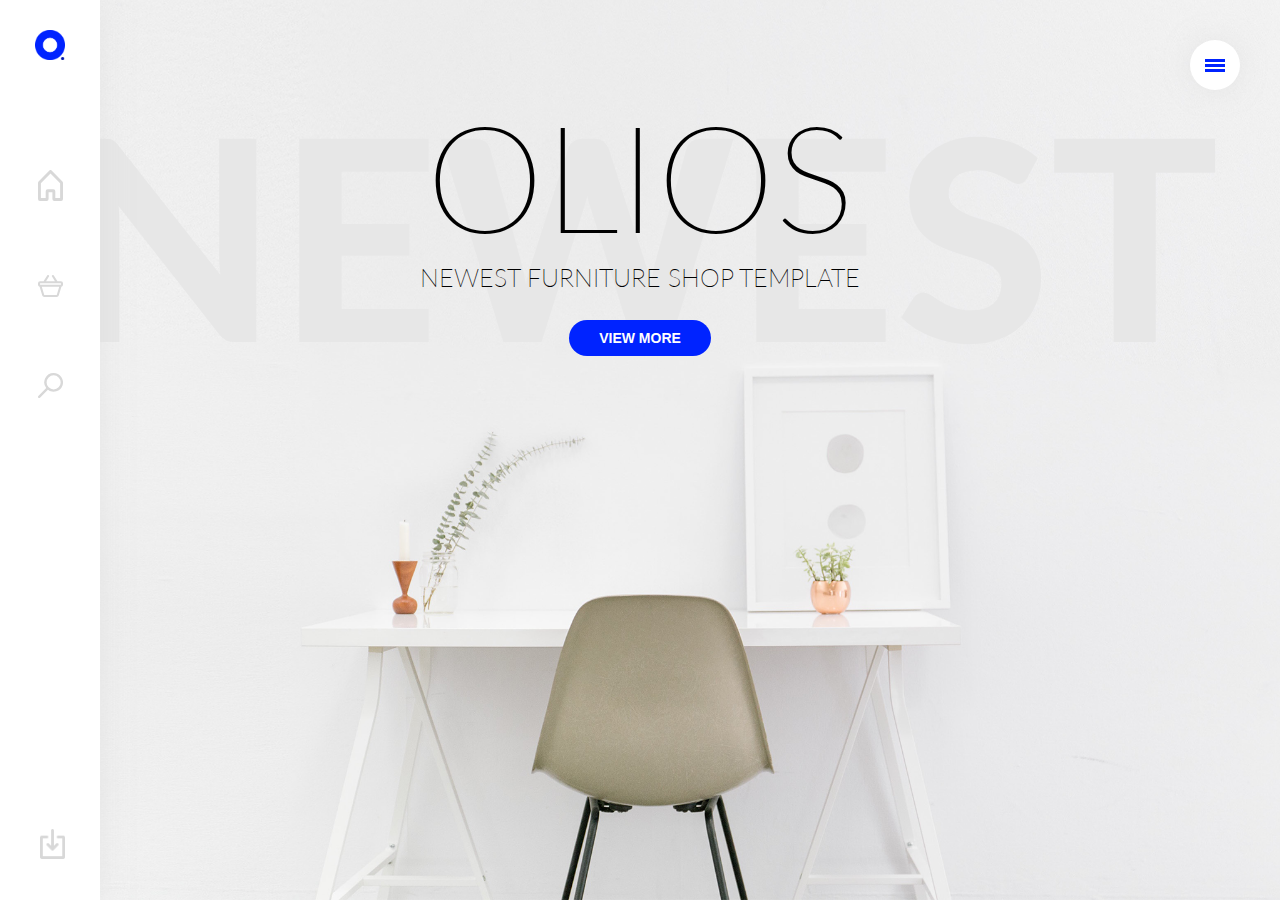
<file: index.html>
<!DOCTYPE html>
<html lang="en">
<head>
	<meta charset="UTF-8">
	<title>Верстака приктика</title>
	<link href="https://fonts.googleapis.com/css?family=Lato:100,300,400,900" rel="stylesheet">
	<link rel="stylesheet" href="css/reset.css">
	<link rel="stylesheet" href="css/style.css">
	
</head>
<body>
	
	<div class="sidebar">
		<div class="logo">
			<picture>
			<source src="img/Kształt 1.svg" type="img/svg+xn1">
			<img src="img/LOGO.png" alt="logo">
			</picture>
		</div>
		<div class="items">
		<a href="index.html" class="item item-1">
		
		</a>
		<a href="card.html" class="item item-2">
		
		</a>
		<a href="#search-block" class="item item-3">
		
		 </a>
		</div>
			<div class="in">
			<a href="#">
			<picture>
				<source src="img/In.svg" type="img/svg+xn1">
				<img src="img/In.png" alt="In">
				</picture>
				</a>
			</div>
	</div>
		
    <div class="main">
    	<div class="main-item main-item1">
    	  <h2>olios</h2>   
    	  <h3>Newest furniture shop template</h3> 	
    	  <span>Newest</span>	
    	  <button class="mein-btn">View more</button>
    	</div>
    </div>

	<div id="main-menu" class="menu">

	<a class="hamburger" id="close-menu" href="#close">
				<span></span>
				<span></span>
	</a>

		<ul class="navugation">
			<li><a href="prodex.html">
			Living room
			<picture>
				<source src="img/svg+xml" type="img/menu/LivingRoom.svg">
				<img src="img/menu/LivingRoom.png" alt="Living Room">
			</picture>
			</a></li>
			<li><a href="#">
			Office		
			<picture>
				<source src="img/svg+xml" type="img/menu/Office.svg">
				<img src="img/menu/Office.png" alt="Office">
			</picture></a></li>
			<li><a href="#">
			for kids
			<picture>
				<source src="img/svg+xml" type="img/menu/ForKids.svg">
				<img src="img/menu/ForKids.png" alt="FOR KIDS">
			</picture></a></li>
			<li><a href="#">
			kitchen
			<picture>
				<source src="img/svg+xml" type="img/menu/Kitchen.svg">
				<img src="img/menu/KITCHEN.png" alt="KITCHEN">
			</picture></a></li>
			<li><a href="#">
			accesories
			<picture>
				<source src="img/svg+xml" type="img/menu/ACCESORIES.svg">
				<img src="img/menu/ACCESORIES.png" alt="ACCESORIES">
			</picture></a></li>
		</ul>
		<div class="categories-link">
			<a href="#">show all categories</a>
			<span class="link-line"></span>
		</div>
	</div>

	<a class="hamburger" href="#main-menu">
				<span></span>
				<span></span>
				<span></span>
	</a>

	<div id="search-block" class="search-block">
		<form action="#">
		<input type="text" class="input-search" value="red seat">
		<a class="search-close" href="#close">&times;</a>
		<p class="help-text">Type product that you are looking for</p>
		</form>
		<div class="search-resoult">
			<div class="resoult-product">
				<img src="img/Products/RedSeat.png" alt="">
				<span>red seat</span>
			</div>

			<div class="resoult-product">
				<img src="img/Products/DarkSeat.png" alt="">
				<span>darl seat</span>

			</div>
			<h5>1 Searched result</h5>
		</div>
	</div>

</body>
</html>
</file>
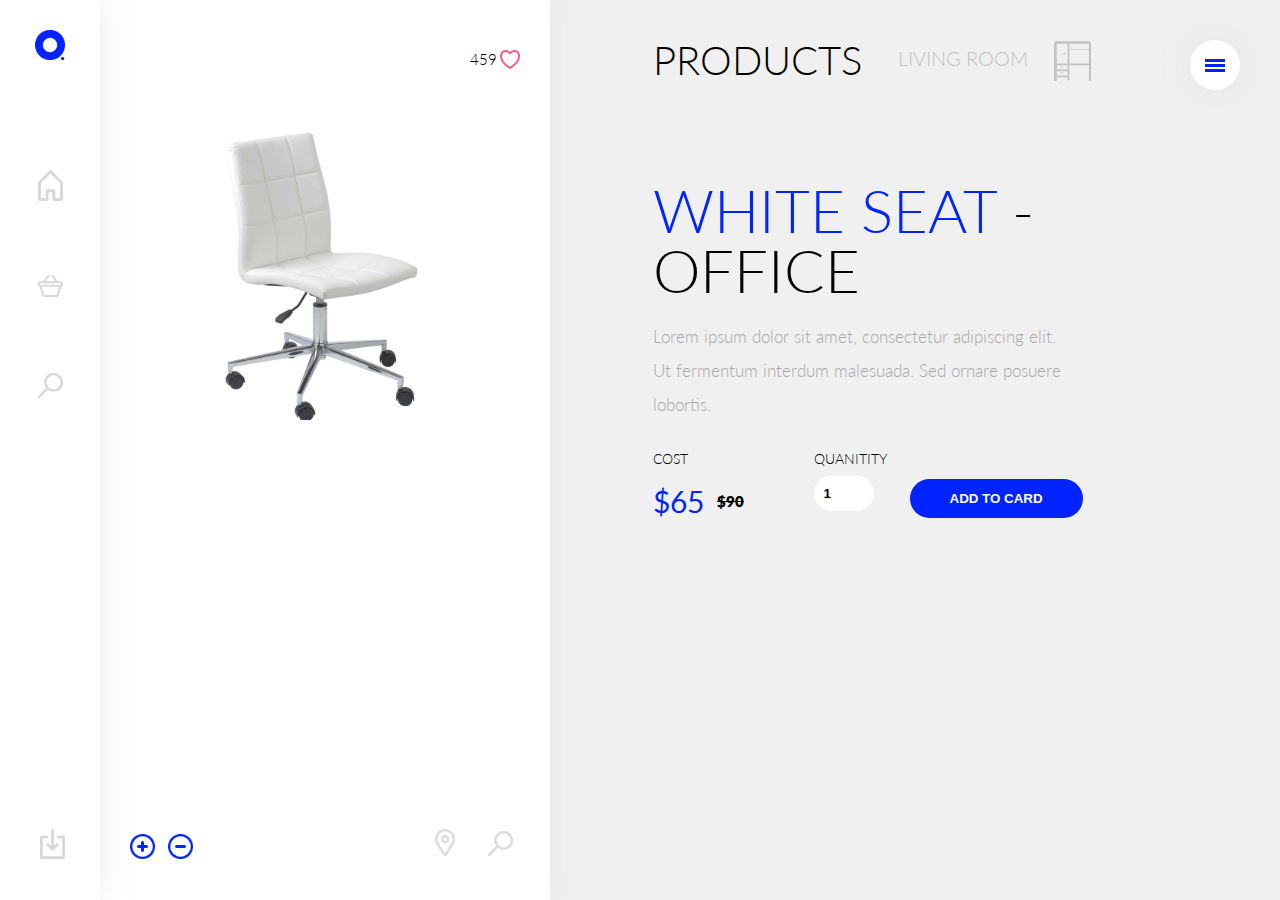
<file: card.html>
<!DOCTYPE html>
<html lang="en">
<head>
	<meta charset="UTF-8">
	<title>Верстака приктика</title>
	<link href="https://fonts.googleapis.com/css?family=Lato:100,300,400,900" rel="stylesheet">
	<link rel="stylesheet" href="css/reset.css">
	<link rel="stylesheet" href="css/style.css">
	
</head>
<body>
	
	<div class="sidebar">
        <div class="logo">
            <picture>
            <source src="img/Kształt 1.svg" type="img/svg+xn1">
            <img src="img/LOGO.png" alt="logo">
            </picture>
        </div>
        <div class="items">
        <a href="index.html" class="item item-1">
        
        </a>
        <a href="card.html" class="item item-2">
        
        </a>
        <a href="#search-block" class="item item-3">
        
         </a>
        </div>
            <div class="in">
            <a href="#">
            <picture>
                <source src="img/In.svg" type="img/svg+xn1">
                <img src="img/In.png" alt="In">
                </picture>
                </a>
            </div>
    </div>

   <div class="card-product">
    	<div class="photo-block">
    		<div class="rating">
    			<span>459</span>
    			<picture>
    				<source srcset="img/Living Room/Heart.svg" type="imge/svg+xml">
    				<img src="img/Living Room/Heart.png" alt="Like">
    			</picture>
    		</div>
    		<div class="photo-product">
    			<img src="img/Living Room/Photo.png" alt="White Seat">
    		</div>
    		<div class="card-panel">
    			<div class="zoom">
    				<picture>
    				<source src="img/Living Room/plus.svg" type="imgge/svg+xml">
    				<img src="img/Living Room/Plus.png" alt="Plus">
    			</picture>
    			<picture>
    				<source src="img/Living Room/Minus.svg" type="imgge/svg+xml">
    				<img src="img/Living Room/Minus.png" alt="Minus">
    			</picture>
    			</div>
    			<div class="search">
    			<picture>
    				<source src="img/Living Room/map.svg" type="imgge/svg+xml">
    				<img  class="map-item" src="img/Living Room/map.png" alt="Map">
    			</picture>
    			<picture>
    				<source src="img/Living Room/lypa.svg" type="imgge/svg+xml">
    				<img class="searcg-icon" src="img/Living Room/lypa.png" alt="source">
    			</picture>
    			</div>
            
    		</div>
    	</div>

    	<div class="card-header">
    	<div class="categories-header">
    		<h2>Products</h2>
    		<span>
    		Living room
    		<picture>
    			<source srcset="img/menu/LivingRoom.svg" type="imae/svg+xsn1">
    			<img src="img/menu/LivingRoom.png" alt="Описание">
    		</picture>
    		</span>

    	</div>
    	<div class="offer-text">
    		<h3> <span>White seat </span> - office</h3>
    		<p>Lorem ipsum dolor sit amet, consectetur adipiscing elit. 
 				<br>Ut fermentum interdum malesuada. Sed ornare posuere lobortis.</p>
    	</div>
    	<div class="product-setting">
    		<div class="cost">
    			<span class="cost-head">Cost</span>
    			<strong class="product-price">$65</strong>
    			<span><s>$90</s></span>
    		</div>
    		<div class="quanitity">
    			<span class="quanitity-head">quanitity</span>
    			<input type="number" min="1" value="1" class="quanitity-number">
    		</div>
    		<div class="card-btn">
    			<button class="add-btn">
    				add to card
    			</button>
    		</div>
    	</div>
        
    </div>
    </div>

	<div id="main-menu" class="menu">

	<a class="hamburger" id="close-menu" href="#close">
				<span></span>
				<span></span>
	</a>

		<ul class="navugation">
			<li><a href="prodex.html">
			Living room
			<picture>
				<source src="img/svg+xml" type="img/menu/LivingRoom.svg">
				<img src="img/menu/LivingRoom.png" alt="Living Room">
			</picture>
			</a></li>
			<li><a href="#">
			Office		
			<picture>
				<source src="img/svg+xml" type="img/menu/Office.svg">
				<img src="img/menu/Office.png" alt="Office">
			</picture></a></li>
			<li><a href="#">
			for kids
			<picture>
				<source src="img/svg+xml" type="img/menu/ForKids.svg">
				<img src="img/menu/ForKids.png" alt="FOR KIDS">
			</picture></a></li>
			<li><a href="#">
			kitchen
			<picture>
				<source src="img/svg+xml" type="img/menu/Kitchen.svg">
				<img src="img/menu/KITCHEN.png" alt="KITCHEN">
			</picture></a></li>
			<li><a href="#">
			accesories
			<picture>
				<source src="img/svg+xml" type="img/menu/ACCESORIES.svg">
				<img src="img/menu/ACCESORIES.png" alt="ACCESORIES">
			</picture></a></li>
		</ul>
		<div class="categories-link">
			<a href="#">show all categories</a>
			<span class="link-line"></span>
		</div>
	</div>

	<a class="hamburger" href="#main-menu">
				<span></span>
				<span></span>
				<span></span>
	</a>

<div id="search-block" class="search-block">
        <form action="#">
        <input type="text" class="input-search" value="red seat">
        <a class="search-close" href="#close">&times;</a>
        <p class="help-text">Type product that you are looking for</p>
        </form>
        <div class="search-resoult">
            <div class="resoult-product">
                <img src="img/Products/RedSeat.png" alt="">
                <span>red seat</span>
            </div>

            <div class="resoult-product">
                <img src="img/Products/DarkSeat.png" alt="">
                <span>darl seat</span>

            </div>
            <h5>1 Searched result</h5>
        </div>
    </div>

</body>
</html>
</file>
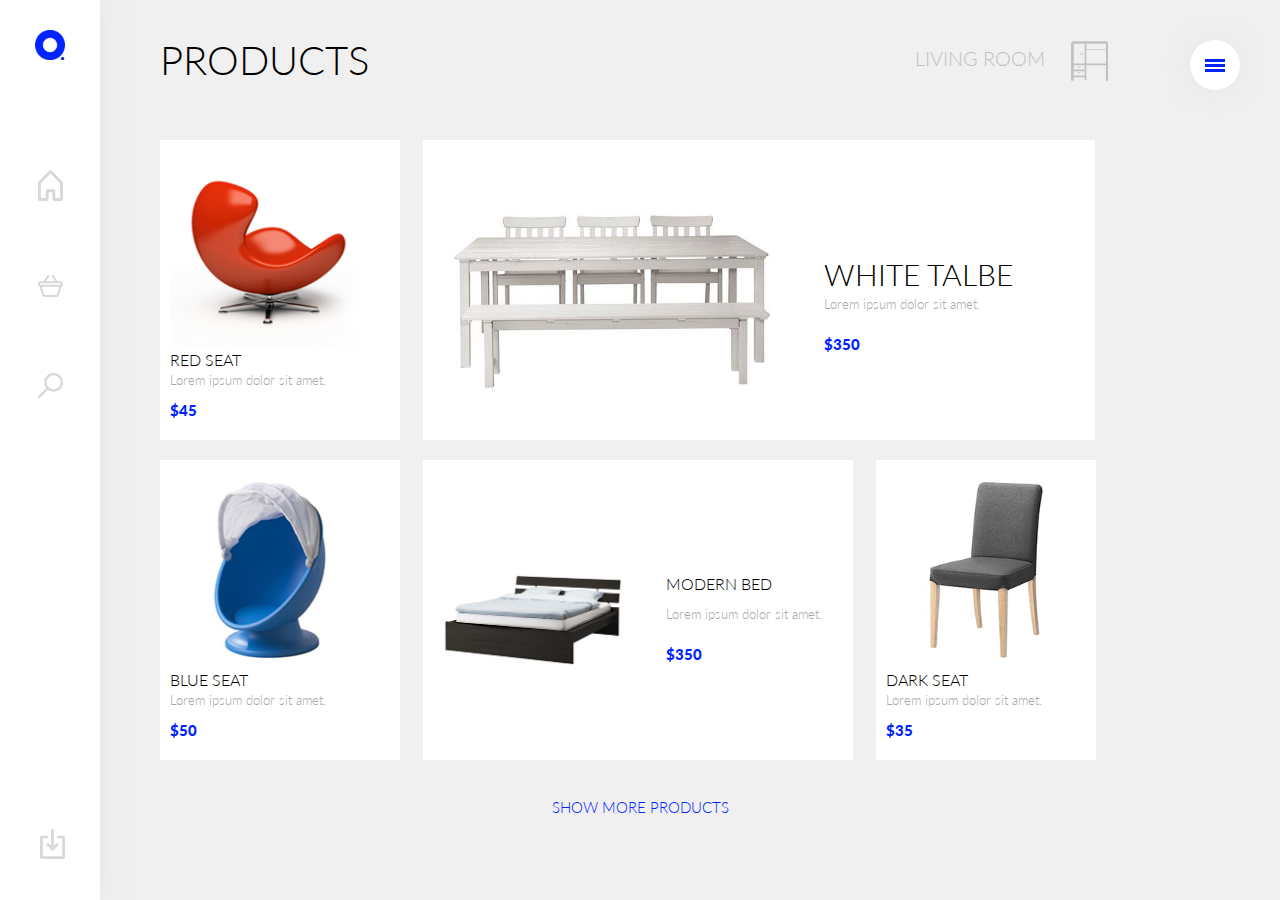
<file: prodex.html>
<!DOCTYPE html>
<html lang="en">
<head>
	<meta charset="UTF-8">
	<title>Верстака приктика</title>
	<link href="https://fonts.googleapis.com/css?family=Lato:100,300,400,900" rel="stylesheet">
	<link rel="stylesheet" href="css/reset.css">
	<link rel="stylesheet" href="css/style.css">
	
</head>
<body>
	
	<div class="sidebar">
		<div class="logo">
			<picture>
			<source src="img/Kształt 1.svg" type="img/svg+xn1">
			<img src="img/LOGO.png" alt="logo">
			</picture>
		</div>
		<div class="items">
		<a href="index.html" class="item item-1">
		
		</a>
		<a href="card.html" class="item item-2">
		
		</a>
		<a href="#search-block" class="item item-3">
		
		 </a>
		</div>
			<div class="in">
			<a href="#">
			<picture>
				<source src="img/In.svg" type="img/svg+xn1">
				<img src="img/In.png" alt="In">
				</picture>
				</a>
			</div>
	</div>
		
    <div class="categories">
    	<div class="conteiner">
    	<div class="categories-header">
    		<h2>Products</h2>
    		<span>
    		Living room
    		<picture>
    			<source srcset="img/menu/LivingRoom.svg" type="imae/svg+xsn1">
    			<img src="img/menu/LivingRoom.png" alt="Описание">
    		</picture>
    		</span>
    	</div>


    	<div class="products-cards">
    		<a href="card.html" class="card">
    			<img src="img/Products/RedSeat.png" alt="Red Seat">
    			<span class="min-card-text">
    			<h3>Red Seat</h3>
    			<p>Lorem ipsum dolor sit amet.</p>
    			<span class="card-price">
    				$45
    			</span>
    			</span>
    		</a>

    		<a href="card.html" class="card">
    			<img src="img/Products/WhiteTalbe.png" alt="White Talbe">
    			<span class="card-text">
    			<h3>White Talbe</h3>
    			<p>Lorem ipsum dolor sit amet.</p>
    			<span class="card-price">
    				$350
    			</span>
    			</span>
    		</a>

    		<a href="card.html" class="card">
    			<img src="img/Products/BlueSeat.png" alt="Blue Seat">
    			<span class="min-card-text">
    			<h3>Blue Seat</h3>
    			<p>Lorem ipsum dolor sit amet.</p>
    			<span class="card-price">
    				$50
    			</span>
    			</span>
    		</a>


    		<a href="card.html" class="card">
    			<img src="img/Products/ModernBed.png" alt="ModernBed">
    			<span class="card-text">
    			<h3>Modern Bed</h3>
    			<p>Lorem ipsum dolor sit amet.</p>
    			<span class="card-price">
    				$350
    			</span>
    			</span>
    		</a>
			
			<a href="card.html" class="card">
    			<img src="img/Products/DarkSeat.png" alt="Dark Seat">
				<span class="min-card-text">
    			<h3>Dark Seat</h3>
    			<p>Lorem ipsum dolor sit amet.</p>
    			<span class="card-price">
    				$35
    			</span>
    			</span>
    		</a>
    	</div>

		<div class="show-more-link">
    	<a href="#" >show more products</a>
    	</div>
    	</div>
    </div>

	<div id="main-menu" class="menu">

	<a class="hamburger" id="close-menu" href="#close">
				<span></span>
				<span></span>
	</a>

		<ul class="navugation">
			<li><a href="prodex.html">
			Living room
			<picture>
				<source src="img/svg+xml" type="img/menu/LivingRoom.svg">
				<img src="img/menu/LivingRoom.png" alt="Living Room">
			</picture>
			</a></li>
			<li><a href="#">
			Office		
			<picture>
				<source src="img/svg+xml" type="img/menu/Office.svg">
				<img src="img/menu/Office.png" alt="Office">
			</picture></a></li>
			<li><a href="#">
			for kids
			<picture>
				<source src="img/svg+xml" type="img/menu/ForKids.svg">
				<img src="img/menu/ForKids.png" alt="FOR KIDS">
			</picture></a></li>
			<li><a href="#">
			kitchen
			<picture>
				<source src="img/svg+xml" type="img/menu/Kitchen.svg">
				<img src="img/menu/KITCHEN.png" alt="KITCHEN">
			</picture></a></li>
			<li><a href="#">
			accesories
			<picture>
				<source src="img/svg+xml" type="img/menu/ACCESORIES.svg">
				<img src="img/menu/ACCESORIES.png" alt="ACCESORIES">
			</picture></a></li>
		</ul>
		<div class="categories-link">
			<a href="#">show all categories</a>
			<span class="link-line"></span>
		</div>
	</div>
     

	<a class="hamburger" href="#main-menu">
				<span></span>
				<span></span>
				<span></span>
	</a>

	<div id="search-block" class="search-block">
		<form action="#">
		<input type="text" class="input-search" value="red seat">
		<a class="search-close" href="#close">&times;</a>
		<p class="help-text">Type product that you are looking for</p>
		</form>
		<div class="search-resoult">
			<div class="resoult-product">
				<img src="img/Products/RedSeat.png" alt="">
				<span>red seat</span>
			</div>

			<div class="resoult-product">
				<img src="img/Products/DarkSeat.png" alt="">
				<span>darl seat</span>

			</div>
			<h5>1 Searched result</h5>
		</div>
	</div>



</body>
</html>
</file>
<file: css/style.css>
/*Basic settincgs*/
* {
	box-sizing: border-box;
}
html {
	font-size: 10px
}

body {
	font-family: 'Lato', sans-serif;
	font-weight: 300;
	position: relative;
	}

a:focus {
	outline: none;
}

button:focus , input:focus {
	outline: none;
}

/*Sidebar*/
.sidebar {
  text-align: center;
  background-color: rgb(255, 255, 255);
  box-shadow: 0px 0px 25px 0px rgba(219, 219, 219, 0.5);
  position: fixed;
  left: 0px;
  top: 0px;
  width: 10rem;
  height: 100vh;
  z-index: 5;
}

.logo {
	padding-top: 3rem;
}

.logo img {
	width: 3rem;
}

.items {
	padding-top: 10rem; 
}

.item {
	width: 5rem;
	display: block;
	margin: 0 auto;
	margin-bottom: 5rem;
	height: 5rem;
}

.item-1 {
	background: url(../img/Home.svg) no-repeat center center;
	background-size: 2.5rem;; 
}

.item-2 {
	background: url(../img/Basket.svg) no-repeat center center;
	background-size: 2.5rem; 
}

.item-3 {
	background: url(../img/Search.svg) no-repeat center center;
	background-size: 2.5rem; 
}

.item img {
	width: 2.5rem;
}

div .in {
	position: absolute;
	bottom: 4rem;
	left: 50%;
	margin-left: -1rem;

}

.in img {
	width: 2.5rem;
}

.hamburger {
	position: fixed;
	top: 4rem;
	right: 4rem;
	background-color: rgb(255, 255, 255);
    box-shadow: 0px 0px 25px 0px rgba(219, 219, 219, 0.5);
	border-radius: 50%;
	width: 5rem;
	height: 5rem;
	padding-top: 1.7rem;
	z-index: 5;
}

.hamburger span {
	display: block;
	margin: 2px auto;
	background-color: #0023ff;
	height: 3px;
	width: 40%;
}

/*Main screen*/
.main {
	min-height: 450px;
	height: 100vh;
}

.main-item1 {
	height: 100%;
	background: url(../img/photo-1449247709967-d4461a6a6103.png) no-repeat center center;
	background-size: cover;
}

.main-item  {
	padding-top: 10rem;
	text-transform: uppercase;	
	text-align: center;
	position: relative;
}

.main-item1 h2 {
	font-size: 15rem;
    font-weight: 200;
	position: relative;
	z-index: 1;
}

.main-item h3 {
	margin-top: 1.5rem;
    font-size: 2.5rem;
	font-weight: 200;
	position: relative;
	z-index: 1;
}

.main-item span {
	font-weight: 900;
	font-size: 28rem;
	color: #e7e7e7;
	position: absolute;
	left: 50%;
	transform: translateX(-50%) translateY(-70%);
	z-index: 0;
}

.mein-btn {
	position: relative;
	z-index: 1;
	margin-top: 3rem;
	background-color: #0023ff;
	border:none;
	border-radius:50px;
	color: #fff;
	text-transform: uppercase;
	font-weight: 900;
	padding: 1rem 3rem;
	font-size: 1.4rem;
}
/*Menu*/

.menu {
	-webkit-transform: translateX(100%);
	-ms-transform: translateX(100%);
	-o-transform: translateX(100%);
	transform: translateX(100%);
	position: fixed;
	top: 0;
	right: 0;
	width: 35rem;
	z-index: 99;
	background-color: #fff;
	height: 100vh;
	-webkit-transition: all 0.2s;
	-o-transition: all 0.2s;
	transition: all 0.2s;
}

#main-menu:target {
	transform: translateX(0%); 
	box-shadow: 0 0 3rem rgba(0,0,0,.1);
}

#main-menu:target + .hamburger {
	display: none;
}

#close-menu {
	padding-top: 0;
}

#close-menu span {
	position: absolute;
	left: 50%;
	top:50%;
	margin: 0;
}

#close-menu span:nth-child(1) {
    	transform: translateX(-50%) translateY(-50%) rotate(45deg);
}
#close-menu span:nth-child(2) {
		transform: translateX(-50%) translateY(-50%) rotate(-45deg);
}

.navugation img {
	width: 4rem;
	vertical-align: middle;
	display: inline-block;
	margin-left: 2rem;
}

.navugation {
	 text-align: right;
	 padding-top: 20rem;
}

.navugation li {
	display: block;
	padding-right: 5rem;
}

.navugation a {
	display: block;
	line-height: 4;
	text-transform: uppercase;
	font-size: 2rem;
	color:#c1c1c1;
	text-decoration: none;
	-webkit-transition: 0.2s time;
	-o-transition: 0.2s time;
	transition: 0.2s time;
}
.navugation a:hover {
	padding-right: 2rem;
	color: #0023ff;
}


.categories-link {
	position: absolute;
	bottom: 5rem;
	right: 50%;
	-webkit-transform: translateX(50%);
	-ms-transform:translateX(50%);
	-o-transform: translateX(50%);
	transform: translateX(50%);
	text-transform: uppercase;
}

.categories-link a {
  display: block;
  color: #0023ff;
  font-weight: 400;
  font-size:1.5rem;
  text-decoration: none;
}
.categories-link span {
	-webkit-transition: 0.2s;
	-o-transition: 0.2s;
	transition: 0.2s;
}
.categories-link  a:hover + span {

	width: 30%;
}

.link-line  {
     display: block;
     width: 70%;
     margin: 1rem auto;
     height: 2px;
     background-color: #0023ff;

}
/*Products*/
.conteiner {
	width: 960px;
	margin: 0 auto;
}

.categories {
	background-color: #f0f0f0;
	min-height: 100vh;
}

.categories-header h2{
	text-transform: uppercase;
	font-weight: 300;
	font-size: 4rem;
	display: inline-block;
}

.categories-header span {
	vertical-align: top;
	display: inline-block;
	float: right;
	font-size: 2rem;
	margin-right: 1rem;
	color: #c1c1c1;
	text-transform: uppercase;
}


.categories-header span img {
	width: 4rem;
	display: inline;
	vertical-align: middle;
	margin-left: 2rem;
}

.categories {
	padding-top: 4rem;
	padding-bottom: 4rem;
}
.products-cards {
	padding-top: 4rem;
}

.card {
	display: inline-block;
	vertical-align: middle;
	background-color: #fff;
	text-decoration: none;
	color: #a8a8a8;
	line-height: 2rem;
	padding:1rem;
	margin-top: 2rem;
	height: 30rem;
}

.card h3 {
	text-transform: uppercase;
	font-size: 1.6rem;
	color: #000;
}

.card p {
	font-size: 1.3rem;
}

.card-price {
	font-weight: 900;
	font-size: 1.5rem;
	color: #0023ff;
	display: inline-block;
	margin-top:1rem; 
}

.card img {
	display: inline-block;
	height: 20rem;
	vertical-align: middle;
}
.card-text {
	display: inline-block;
	margin-left: 3rem;
	vertical-align: middle;
}

.card:nth-child(1), .card:nth-child(3)  {
	width: 25%;
	margin-right: 2rem;
}

.card:nth-child(2){
	padding-top: 6rem;
	line-height: 3rem;
	width: 70%;
}

.card:nth-child(4){
	padding-top: 6rem;
	line-height: 3rem;
	margin-right: 2rem;
	width: 44.8%;
}
.card:nth-child(2) h3 {
	padding-top:2rem;
	font-size: 3rem;
}

.show-more-link {
	text-align: center;
	margin-top: 4rem;
}

.show-more-link a {
	text-transform: uppercase;
	color:#0023ff;
	font-size: 1.5rem;
	text-decoration: none;
}


/*card of product*/
.card-product {
	margin-left: 10rem;
	background-color: #f0f0f0;
}

.rating {
	text-align: right;
}

.photo-block {
	display: inline-block;
	position: relative;
	width: 65rem;
	padding: 3rem;
	padding-top: 5rem;
	box-shadow: 0px 0px 25px 0px rgba(219, 219, 219, 0.45);
	min-height: 100vh;
	background-color: #fff;
	z-index: 2;
}

.photo-product {
	padding-top: 15%;
	text-align: center;
}

.photo-product img {
	width: 75%;
    max-width: 50rem;

}

.rating img{
	width: 2rem;
	vertical-align: middle;
}

.rating span {
	vertical-align: middle;
	font-size: 1.5rem;
}

.card-panel {
	position: absolute;
	width: 100%;
	bottom: 4rem;
}

.zoom {
	padding-top: .5rem;
	display: inline-block;
	width: 30%;
	vertical-align: middle;
}

.zoom img {
	width: 2.5rem;
	margin-right: 1rem;
}

.search {
	float: right;
	display: inline-block;
	vertical-align: middle;
	margin-right: 1rem;
	width: 30%;
}

.map-item {
	margin-right: 3rem;
	width: 2rem;
}

.searcg-icon {
	 width: 2.5rem;
}

.card-header {
	display: inline-block;
	vertical-align: top ;
	padding: 4rem;
	padding-left: 10rem;
	width: 50%;
}

.offer-text h3{
	text-transform: uppercase;
	font-size: 6rem;
	margin-top: 10rem;
	margin-bottom: 2rem;
}

.offer-text h3 span {
	color:#0023ff;
}

.offer-text p {
	font-size: 1.7rem;
	line-height: 2;
	margin-bottom: 3rem;
	color:#a8a8a8;
}

.cost {
	display: inline-block;
	width:35%;
}

.cost-head {
	text-transform: uppercase;
	display: block;
	font-size: 1.4rem;
	margin-bottom: 2rem;
}
.product-settings {
	margin-top: 6rem;
}

.product-price {
	font-size: 3rem;
	font-weight: 400;
	color: #0023ff;
	vertical-align: middle;
}

.cost span s {
	vertical-align: middle;
	font-size: 1.5rem;
	margin-left: 1rem;
	font-weight: 800;
}

.quanitity {
	vertical-align: top;
	display: inline-block;
}

.quanitity-head {
	display: block;
	text-transform: uppercase;
	display: block;
	font-size: 1.4rem;
	margin-bottom: 1rem;
}

.quanitity-number {
	width: 6rem;
	padding: 1rem;
	border-radius: 3rem;
	display: block;
	border: none;
	font-weight: 900;
}

.card-btn {
	display: inline-block;
	margin-left: 2rem;
}

.add-btn { 
	padding: 1.2rem 4rem;
	border-radius: 50px;
	border:none;
	background-color: #0023ff;
	color: #fff;
	text-transform: uppercase;
	font-weight: 900;

}

.recomended {
	width: 94.4%;
	background-color: #fff;
	height: 28rem;
	position: absolute;
	bottom: 0;
	z-index: 1;
	padding-left: 65rem;
}

.recomended-head{
	top:50%;
	position: absolute;
	font-size: 2.5rem;
	text-transform: uppercase;
	transform-origin: 50%;
	color: rgba(0,0,0,.3);
	transform: translateX(-10%) translateY(-50%) rotate(-90deg);
}

.recomended-good {
	height: 100%;
	margin-left: 10rem;
	padding: 1rem;
	padding-left: 2rem;
	display: inline-block;
	width: 20%;
}

.recomended-good img {
	width: 16rem;
	display: block;
	margin: 0 auto;
}

.recomended-good h4 {
	text-transform: uppercase;
	font-size: 1.5rem;
	line-height: 2;
	font-weight: 400;
}

/*Search block*/
.search-block {
	transform:translateX(-100%);
	transition: all 0.2s;
	display: none;
}

.search-block:target {
	display: block;
	padding-left:20rem;
	z-index: 4;
	position: fixed;
	left:0;
	top: 0;
	width: 100vw;
	height: 100vh;
	min-height: 45rem;
	background-color: rgba(255,255,255,.95);
	transform: translateX(0);
}

.input-search {
	border: none;
	border-bottom: 1px solid rgba(0,0,0,.3);
	width: 70%;
	background-color: transparent;
	height: 10rem;
	font-size: 8rem;
	text-transform: uppercase;
	padding: 3rem;
	padding-left: 0;
	padding-bottom: 3rem;
	font-weight:100;
	margin-top: 20rem;
}

.search-close {
	text-decoration: none;
	font-size: 6rem;
	color: rgba(0,0,0,0.5);
}

.help-text {
	font-size: 1.5rem;
	color:rgba(0,0,0,.4);
	margin-top: 2rem;
}

.search-resoult {
	margin-top: 4rem;
}

.resoult-product {
	display: inline-block;
	width: 35%;
	vertical-align: middle;
}

.resoult-product img {
	vertical-align: middle;
	width: 40%;
}

.resoult-product span {
	vertical-align: middle;
	text-transform: uppercase;
	font-weight: 400;
	font-size: 3rem;
	margin-left: 2rem;
}

.search-resoult h5 {
    text-transform: uppercase;
    font-size: 2rem;
    font-weight: 600;
    margin-top: 13rem;
    margin-left: 5rem;
}

/*Media*/

@media (max-width:1250px) {
	.resoult-product span {
		font-size: 2rem;
	}
	.resoult-product img {
		width: 15rem;
	}
	.conteiner {
		width: 90%;
		margin: 0 auto;
		padding-left: 10rem;
		padding-right: 10rem;
	}
	.card {

	}
}

@media (max-width:850px) {
	.resoult-product span {
		display: block;
		margin-top: 3rem;
	}
}

@media (max-width:600px){
	.resoult-product {
		display: block;
		width: 150%;
		margin-top: 4rem;
	}
}


@media (max-width: 1050px){
	html {
		font-size: 8px;
	}
	.navugation {
		padding-top: 12rem;
	}
}

@media (max-width: 768px) {
	html {
		font-size: 6px;
	}
	.hamburger {
		width: 6rem;
		height: 6rem;
	}
}

@media (max-width: 1200px){
	.card {
		display: inline-block;
		width: 45% !important;
		margin-left: -4px;
		height: 40rem;.
		position: relative;
		padding: 3rem;
	}
	.card img {
		display: block;
		max-width: 100%;
		margin: 0 auto;
	}
	.card h3 {
		font-size: 3rem;
	}
	.min-card-text {
		display: inline-block;
		vertical-align: middle;
		font-size: 3rem;
		padding-left: 4rem;
		position: absolute;
		line-height: 2;
	}
}

@media (max-width:875px) {
	.resoult-product {
		display: block;
		width: 100%;
		margin-top: 3rem;
	}
	.card {
		display: block !important;
		width: 100% !important;
	}
}

@media (max-width: 480px) {
			.categories-header span {
				font-size: 1rem;
			}
}

@media (max-width: 1630px) {
	.recomended-good {
			margin-left:8rem;
	}
	.recomended-good img {
		 width: 10rem;
	}
}


@media (max-width: 1420px) {
	.photo-block {
		width: 45rem;
	}
}
</file>
